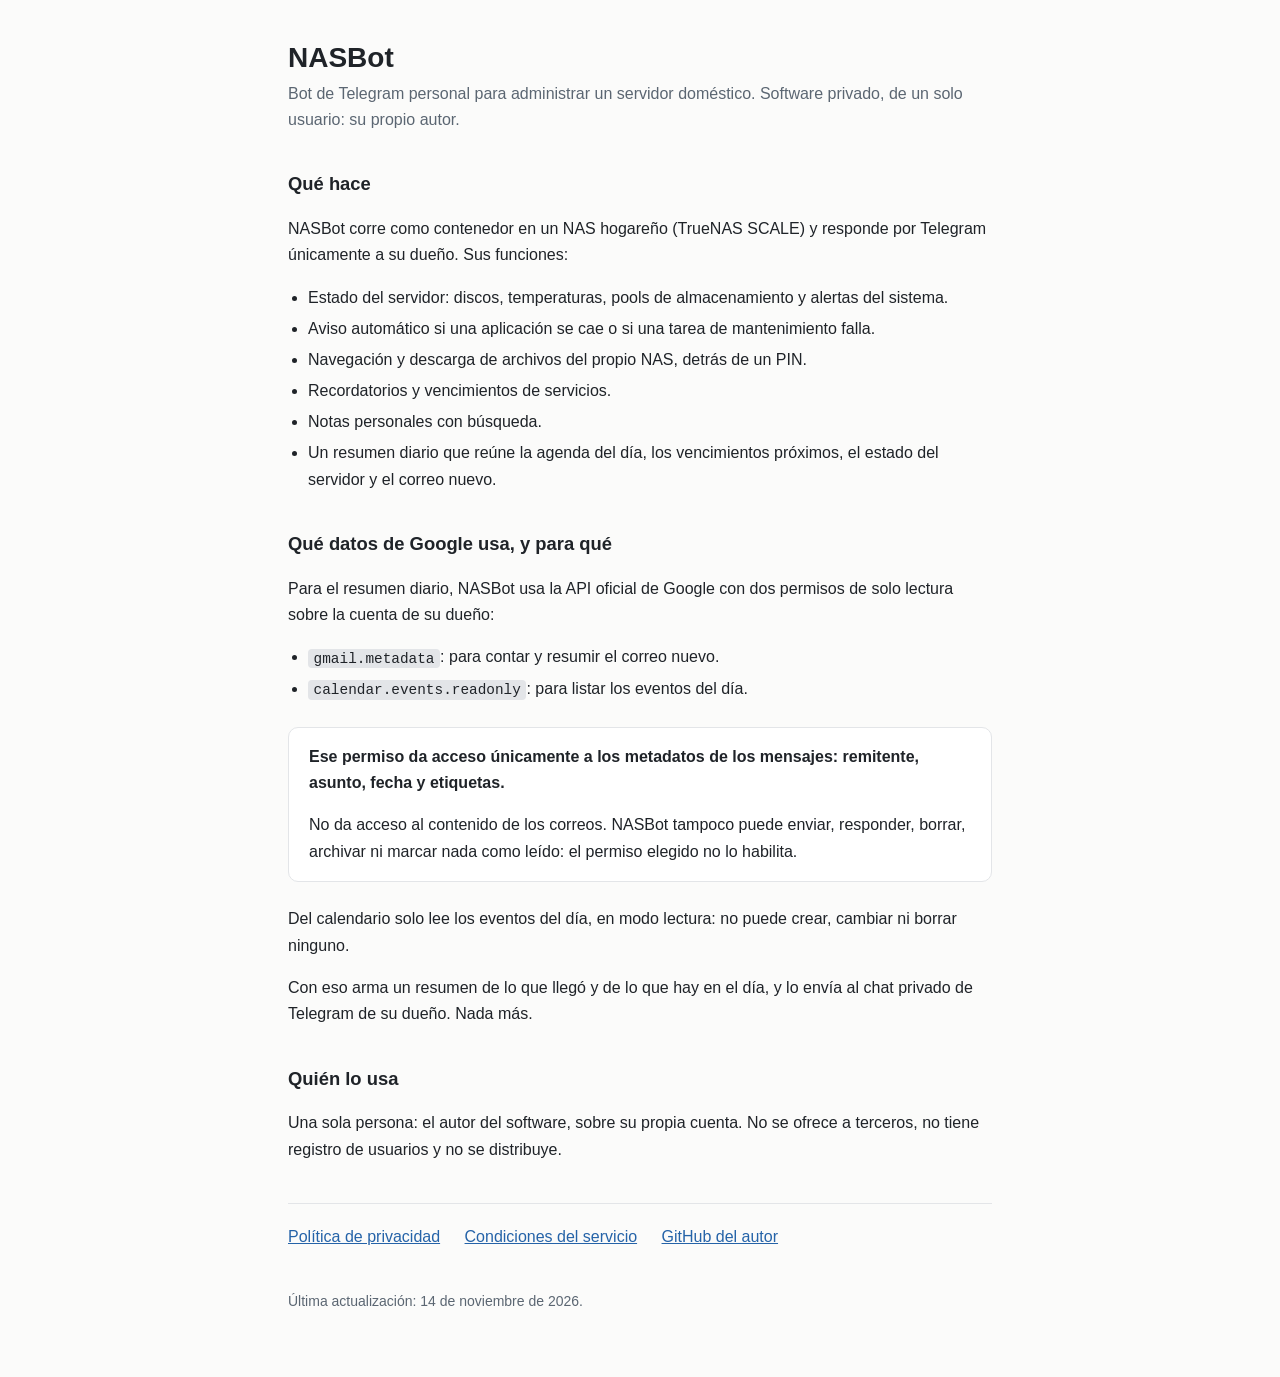
<file: index.html>
<!doctype html>
<html lang="es">
<head>
<meta charset="utf-8">
<meta name="viewport" content="width=device-width, initial-scale=1">
<title>NASBot</title>
<link rel="stylesheet" href="estilo.css">
</head>
<body>
<main>
  <h1>NASBot</h1>
  <p class="bajada">Bot de Telegram personal para administrar un servidor doméstico. Software privado, de un solo usuario: su propio autor.</p>

  <h2>Qué hace</h2>
  <p>NASBot corre como contenedor en un NAS hogareño (TrueNAS SCALE) y responde
  por Telegram únicamente a su dueño. Sus funciones:</p>
  <ul>
    <li>Estado del servidor: discos, temperaturas, pools de almacenamiento y alertas del sistema.</li>
    <li>Aviso automático si una aplicación se cae o si una tarea de mantenimiento falla.</li>
    <li>Navegación y descarga de archivos del propio NAS, detrás de un PIN.</li>
    <li>Recordatorios y vencimientos de servicios.</li>
    <li>Notas personales con búsqueda.</li>
    <li>Un resumen diario que reúne la agenda del día, los vencimientos próximos, el estado del servidor y el correo nuevo.</li>
  </ul>

  <h2>Qué datos de Google usa, y para qué</h2>
  <p>Para el resumen diario, NASBot usa la API oficial de Google con dos
  permisos de solo lectura sobre la cuenta de su dueño:</p>
  <ul>
    <li><code>gmail.metadata</code>: para contar y resumir el correo nuevo.</li>
    <li><code>calendar.events.readonly</code>: para listar los eventos del día.</li>
  </ul>

  <div class="caja">
    <p><strong>Ese permiso da acceso únicamente a los metadatos de los mensajes:
    remitente, asunto, fecha y etiquetas.</strong></p>
    <p>No da acceso al contenido de los correos. NASBot tampoco puede enviar,
    responder, borrar, archivar ni marcar nada como leído: el permiso elegido
    no lo habilita.</p>
  </div>

  <p>Del calendario solo lee los eventos del día, en modo lectura: no puede
  crear, cambiar ni borrar ninguno.</p>

  <p>Con eso arma un resumen de lo que llegó y de lo que hay en el día, y lo
  envía al chat privado de Telegram de su dueño. Nada más.</p>

  <h2>Quién lo usa</h2>
  <p>Una sola persona: el autor del software, sobre su propia cuenta. No se
  ofrece a terceros, no tiene registro de usuarios y no se distribuye.</p>

  <nav>
    <a href="privacidad.html">Política de privacidad</a>
    <a href="terminos.html">Condiciones del servicio</a>
    <a href="https://github.com/iFacuFerra">GitHub del autor</a>
  </nav>
  <footer>Última actualización: 14 de noviembre de 2026.</footer>
</main>
</body>
</html>
</file>
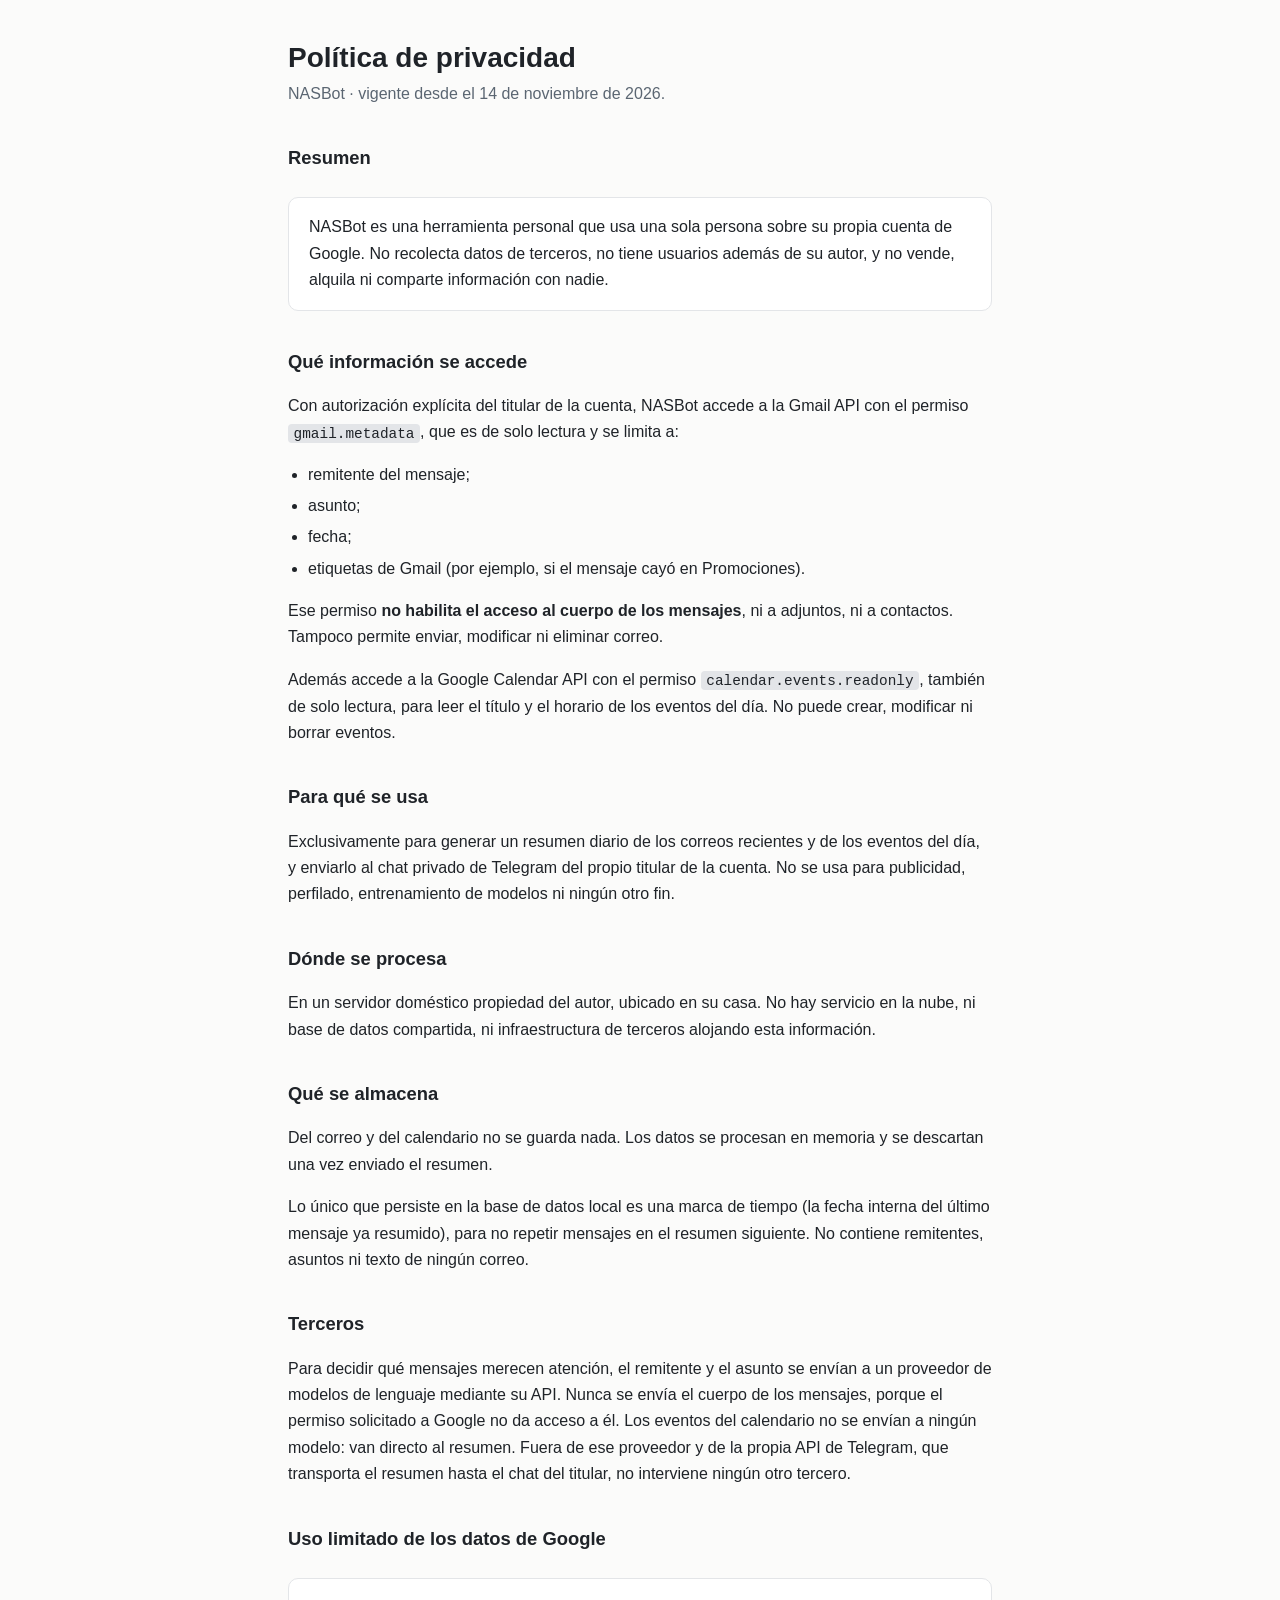
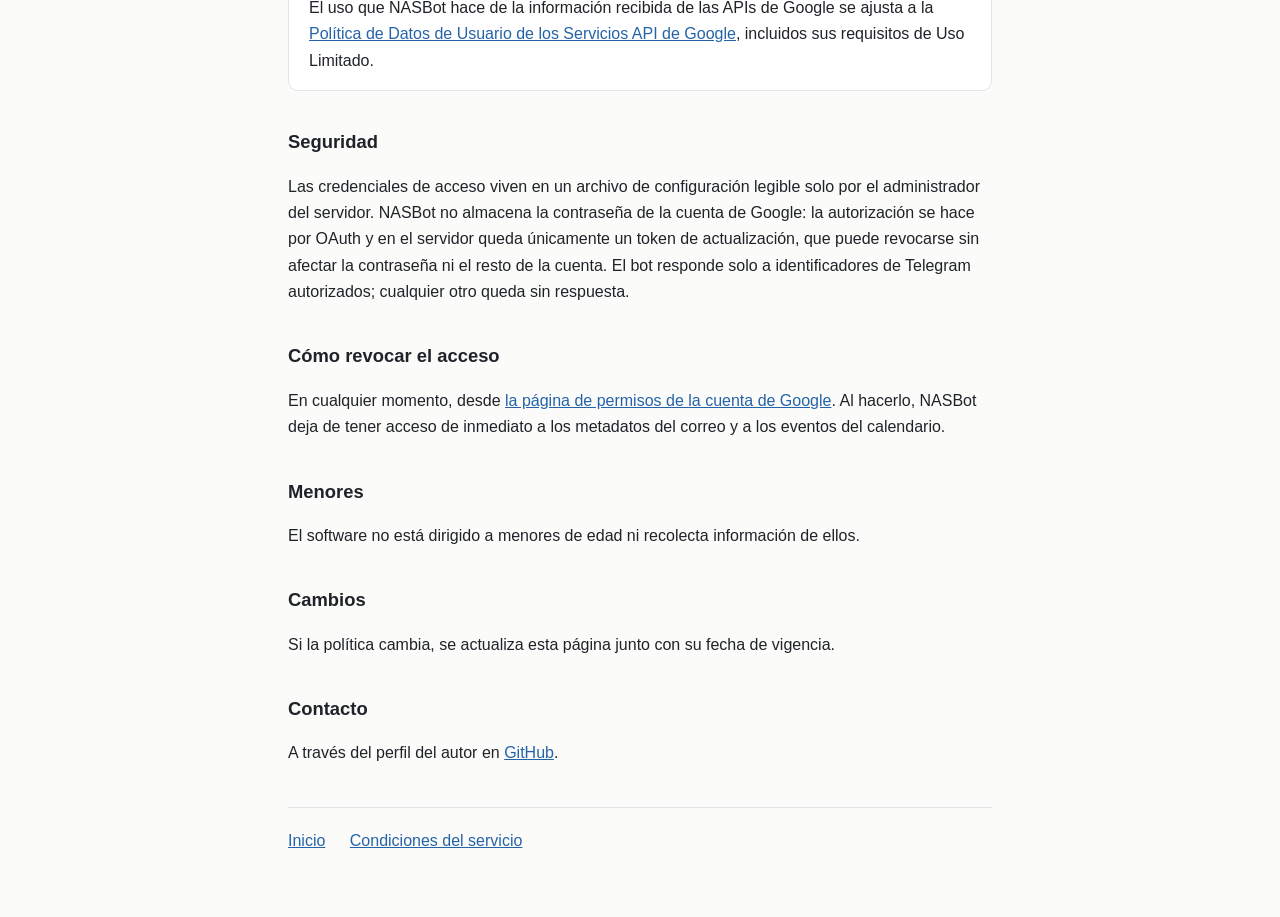
<file: privacidad.html>
<!doctype html>
<html lang="es">
<head>
<meta charset="utf-8">
<meta name="viewport" content="width=device-width, initial-scale=1">
<title>Política de privacidad · NASBot</title>
<link rel="stylesheet" href="estilo.css">
</head>
<body>
<main>
  <h1>Política de privacidad</h1>
  <p class="bajada">NASBot · vigente desde el 14 de noviembre de 2026.</p>

  <h2>Resumen</h2>
  <div class="caja">
    <p>NASBot es una herramienta personal que usa una sola persona sobre su
    propia cuenta de Google. No recolecta datos de terceros, no tiene usuarios
    además de su autor, y no vende, alquila ni comparte información con nadie.</p>
  </div>

  <h2>Qué información se accede</h2>
  <p>Con autorización explícita del titular de la cuenta, NASBot accede a la
  Gmail API con el permiso <code>gmail.metadata</code>, que es de solo lectura y
  se limita a:</p>
  <ul>
    <li>remitente del mensaje;</li>
    <li>asunto;</li>
    <li>fecha;</li>
    <li>etiquetas de Gmail (por ejemplo, si el mensaje cayó en Promociones).</li>
  </ul>
  <p>Ese permiso <strong>no habilita el acceso al cuerpo de los mensajes</strong>,
  ni a adjuntos, ni a contactos. Tampoco permite enviar, modificar ni eliminar
  correo.</p>
  <p>Además accede a la Google Calendar API con el permiso
  <code>calendar.events.readonly</code>, también de solo lectura, para leer el
  título y el horario de los eventos del día. No puede crear, modificar ni
  borrar eventos.</p>

  <h2>Para qué se usa</h2>
  <p>Exclusivamente para generar un resumen diario de los correos recientes y
  de los eventos del día, y enviarlo al chat privado de Telegram del propio
  titular de la cuenta. No se usa para publicidad, perfilado, entrenamiento de
  modelos ni ningún otro fin.</p>

  <h2>Dónde se procesa</h2>
  <p>En un servidor doméstico propiedad del autor, ubicado en su casa. No hay
  servicio en la nube, ni base de datos compartida, ni infraestructura de
  terceros alojando esta información.</p>

  <h2>Qué se almacena</h2>
  <p>Del correo y del calendario no se guarda nada. Los datos se procesan en
  memoria y se descartan una vez enviado el resumen.</p>
  <p>Lo único que persiste en la base de datos local es una marca de tiempo (la
  fecha interna del último mensaje ya resumido), para no repetir mensajes en el
  resumen siguiente. No contiene remitentes, asuntos ni texto de ningún correo.</p>

  <h2>Terceros</h2>
  <p>Para decidir qué mensajes merecen atención, el remitente y el asunto se
  envían a un proveedor de modelos de lenguaje mediante su API. Nunca se envía
  el cuerpo de los mensajes, porque el permiso solicitado a Google no da acceso
  a él. Los eventos del calendario no se envían a ningún modelo: van directo al
  resumen. Fuera de ese proveedor y de la propia API de Telegram, que transporta el
  resumen hasta el chat del titular, no interviene ningún otro tercero.</p>

  <h2>Uso limitado de los datos de Google</h2>
  <div class="caja">
    <p>El uso que NASBot hace de la información recibida de las APIs de Google
    se ajusta a la
    <a href="https://developers.google.com/terms/api-services-user-data-policy">Política
    de Datos de Usuario de los Servicios API de Google</a>, incluidos sus
    requisitos de Uso Limitado.</p>
  </div>

  <h2>Seguridad</h2>
  <p>Las credenciales de acceso viven en un archivo de configuración legible
  solo por el administrador del servidor. NASBot no almacena la contraseña de la
  cuenta de Google: la autorización se hace por OAuth y en el servidor queda
  únicamente un token de actualización, que puede revocarse sin afectar la
  contraseña ni el resto de la cuenta. El bot responde solo a identificadores de
  Telegram autorizados; cualquier otro queda sin respuesta.</p>

  <h2>Cómo revocar el acceso</h2>
  <p>En cualquier momento, desde
  <a href="https://myaccount.google.com/permissions">la página de permisos de la
  cuenta de Google</a>. Al hacerlo, NASBot deja de tener acceso de
  inmediato a los metadatos del correo y a los eventos del calendario.</p>

  <h2>Menores</h2>
  <p>El software no está dirigido a menores de edad ni recolecta información de
  ellos.</p>

  <h2>Cambios</h2>
  <p>Si la política cambia, se actualiza esta página junto con su fecha de
  vigencia.</p>

  <h2>Contacto</h2>
  <p>A través del perfil del autor en
  <a href="https://github.com/iFacuFerra">GitHub</a>.</p>

  <nav>
    <a href="index.html">Inicio</a>
    <a href="terminos.html">Condiciones del servicio</a>
  </nav>
</main>
</body>
</html>
</file>
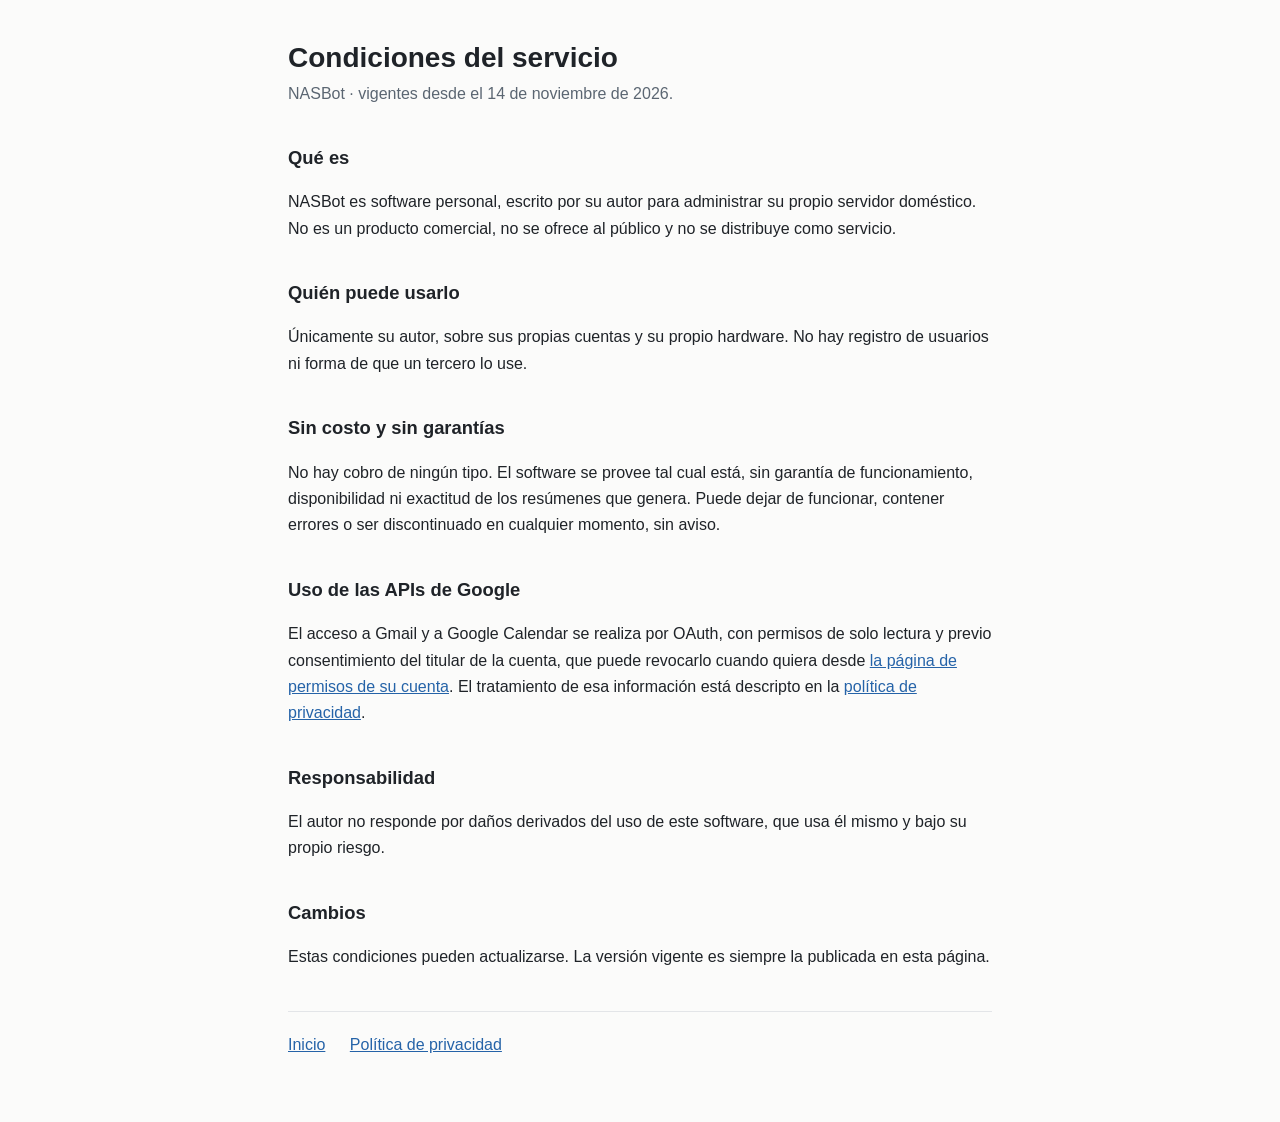
<file: terminos.html>
<!doctype html>
<html lang="es">
<head>
<meta charset="utf-8">
<meta name="viewport" content="width=device-width, initial-scale=1">
<title>Condiciones del servicio · NASBot</title>
<link rel="stylesheet" href="estilo.css">
</head>
<body>
<main>
  <h1>Condiciones del servicio</h1>
  <p class="bajada">NASBot · vigentes desde el 14 de noviembre de 2026.</p>

  <h2>Qué es</h2>
  <p>NASBot es software personal, escrito por su autor para administrar su
  propio servidor doméstico. No es un producto comercial, no se ofrece al
  público y no se distribuye como servicio.</p>

  <h2>Quién puede usarlo</h2>
  <p>Únicamente su autor, sobre sus propias cuentas y su propio hardware. No hay
  registro de usuarios ni forma de que un tercero lo use.</p>

  <h2>Sin costo y sin garantías</h2>
  <p>No hay cobro de ningún tipo. El software se provee tal cual está, sin
  garantía de funcionamiento, disponibilidad ni exactitud de los resúmenes que
  genera. Puede dejar de funcionar, contener errores o ser discontinuado en
  cualquier momento, sin aviso.</p>

  <h2>Uso de las APIs de Google</h2>
  <p>El acceso a Gmail y a Google Calendar se realiza por OAuth, con permisos de
  solo lectura y previo consentimiento del titular de la cuenta, que puede
  revocarlo cuando quiera desde
  <a href="https://myaccount.google.com/permissions">la página de permisos de su
  cuenta</a>. El tratamiento de esa información está descripto en la
  <a href="privacidad.html">política de privacidad</a>.</p>

  <h2>Responsabilidad</h2>
  <p>El autor no responde por daños derivados del uso de este software, que usa
  él mismo y bajo su propio riesgo.</p>

  <h2>Cambios</h2>
  <p>Estas condiciones pueden actualizarse. La versión vigente es siempre la
  publicada en esta página.</p>

  <nav>
    <a href="index.html">Inicio</a>
    <a href="privacidad.html">Política de privacidad</a>
  </nav>
</main>
</body>
</html>
</file>
<file: estilo.css>
:root {
  --fondo: #fbfbfa;
  --texto: #1f2328;
  --suave: #5b6672;
  --borde: #e3e5e8;
  --acento: #2563a8;
  --caja: #ffffff;
}
@media (prefers-color-scheme: dark) {
  :root {
    --fondo: #14171a;
    --texto: #e6e8ea;
    --suave: #9aa4ae;
    --borde: #2a2f35;
    --acento: #6aa7e8;
    --caja: #1b1f23;
  }
}
* { box-sizing: border-box; }
body {
  margin: 0;
  padding: 2.5rem 1.25rem 4rem;
  background: var(--fondo);
  color: var(--texto);
  font: 16px/1.65 -apple-system, BlinkMacSystemFont, "Segoe UI", Roboto, Helvetica, Arial, sans-serif;
}
main { max-width: 44rem; margin: 0 auto; }
h1 { font-size: 1.75rem; line-height: 1.25; margin: 0 0 .35rem; }
h2 { font-size: 1.15rem; margin: 2.25rem 0 .6rem; }
.bajada { color: var(--suave); margin: 0 0 2rem; }
a { color: var(--acento); }
ul { padding-left: 1.25rem; }
li { margin: .3rem 0; }
.caja {
  background: var(--caja);
  border: 1px solid var(--borde);
  border-radius: 10px;
  padding: 1rem 1.25rem;
  margin: 1.5rem 0;
}
.caja p:first-child { margin-top: 0; }
.caja p:last-child { margin-bottom: 0; }
code {
  background: var(--borde);
  border-radius: 4px;
  padding: .1rem .35rem;
  font-size: .9em;
}
nav { margin: 2.5rem 0 0; padding-top: 1.25rem; border-top: 1px solid var(--borde); }
nav a { margin-right: 1.25rem; }
footer { margin-top: 2.5rem; color: var(--suave); font-size: .875rem; }
</file>
